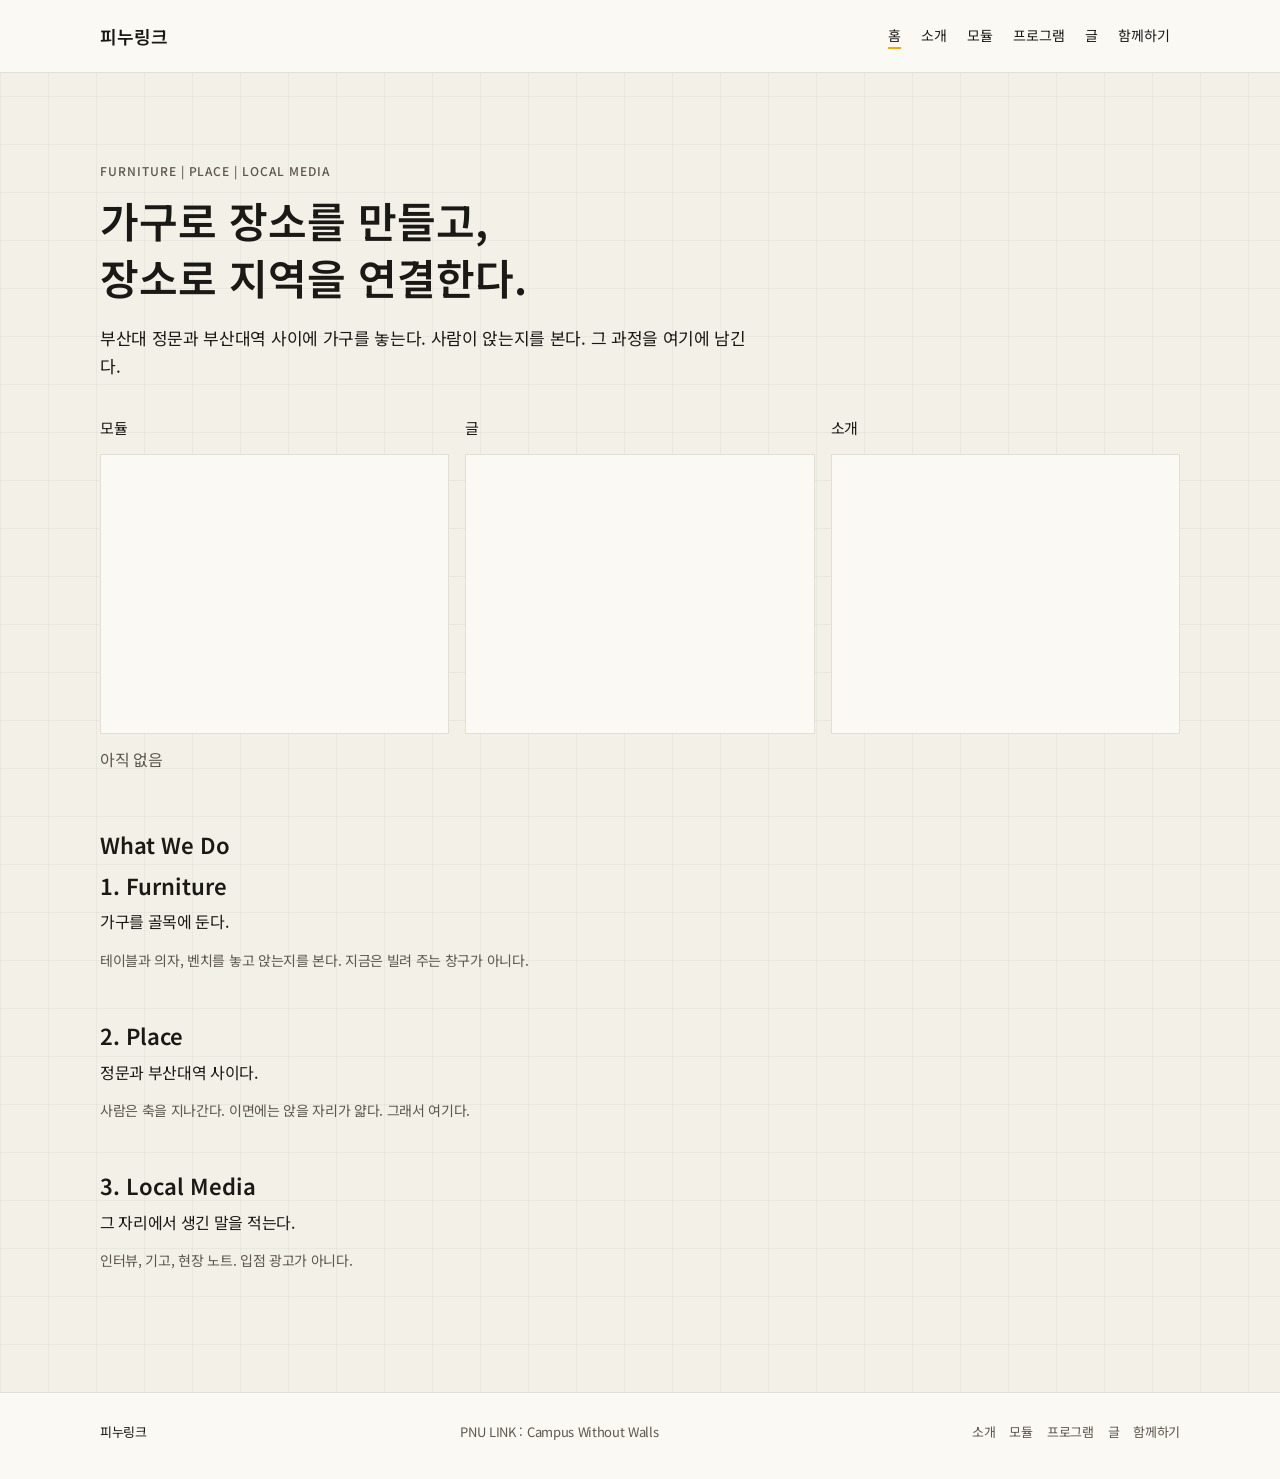
<file: index.html>
<!DOCTYPE html>
<html lang="ko">
<head>
  <meta charset="utf-8">
  <meta name="viewport" content="width=device-width, initial-scale=1">
  <title>피누링크</title>
  <meta name="description" content="부산대 정문과 부산대역 사이에 스트리트 퍼니처를 놓고, 사람이 앉는지를 기록한다.">
  <meta property="og:title" content="피누링크">
  <meta property="og:description" content="부산대 정문과 부산대역 사이에 스트리트 퍼니처를 놓고, 사람이 앉는지를 기록한다.">
  <meta property="og:image" content="og.png">
  <meta property="og:type" content="website">
  <link rel="icon" href="favicon.svg" type="image/svg+xml">
  <link rel="preconnect" href="https://fonts.googleapis.com">
  <link rel="preconnect" href="https://fonts.gstatic.com" crossorigin>
  <link href="https://fonts.googleapis.com/css2?family=Noto+Sans+KR:wght@400;500;600;700&display=swap" rel="stylesheet">
  <link rel="stylesheet" href="style.css">
</head>
<body>
  <header class="site-header">
    <div class="wrap">
      <a class="brand" href="index.html">피누링크</a>
      <nav class="nav" aria-label="주요">
        <a class="nav-rest" href="index.html" aria-current="page">홈</a>
        <a class="nav-rest" href="about.html">소개</a>
        <a class="nav-rest" href="modules.html">모듈</a>
        <a class="nav-rest" href="program.html">프로그램</a>
        <a href="journal.html">글</a>
        <a href="together.html">함께하기</a>
      </nav>
    </div>
  </header>

  <main class="page wrap">
    <section class="home-fold">
      <p class="kicker">Furniture | Place | Local Media</p>
      <h1>가구로 장소를 만들고,<br>장소로 지역을 연결한다.</h1>
      <p class="lead">부산대 정문과 부산대역 사이에 가구를 놓는다. 사람이 앉는지를 본다. 그 과정을 여기에 남긴다.</p>

      <ul class="doors">
        <li><a href="modules.html">모듈</a></li>
        <li><a href="journal.html">글</a></li>
        <li><a href="about.html">소개</a></li>
      </ul>

      <div class="steps" id="scenes">
        <div class="frame plain ungrid"></div>
        <div class="frame plain ungrid"></div>
        <div class="frame plain ungrid"></div>
      </div>
      <p class="empty" style="margin-top:12px">아직 없음</p>
    </section>

    <section class="block" id="what">
      <h2>What We Do</h2>
      <div class="do-list">
        <article class="do-item">
          <h2>1. Furniture</h2>
          <p>가구를 골목에 둔다.</p>
          <p class="note">테이블과 의자, 벤치를 놓고 앉는지를 본다. 지금은 빌려 주는 창구가 아니다.</p>
        </article>
        <article class="do-item">
          <h2>2. Place</h2>
          <p>정문과 부산대역 사이다.</p>
          <p class="note">사람은 축을 지나간다. 이면에는 앉을 자리가 얇다. 그래서 여기다.</p>
        </article>
        <article class="do-item">
          <h2>3. Local Media</h2>
          <p>그 자리에서 생긴 말을 적는다.</p>
          <p class="note">인터뷰, 기고, 현장 노트. 입점 광고가 아니다.</p>
        </article>
      </div>
    </section>
  </main>

  <footer class="site-footer">
    <div class="wrap footer-grid">
      <div class="footer-name">피누링크</div>
      <div>PNU LINK : Campus Without Walls</div>
      <nav class="footer-nav" aria-label="바닥">
        <a href="about.html">소개</a>
        <a href="modules.html">모듈</a>
        <a href="program.html">프로그램</a>
        <a href="journal.html">글</a>
        <a href="together.html">함께하기</a>
      </nav>
    </div>
  </footer>
</body>
</html>
</file>
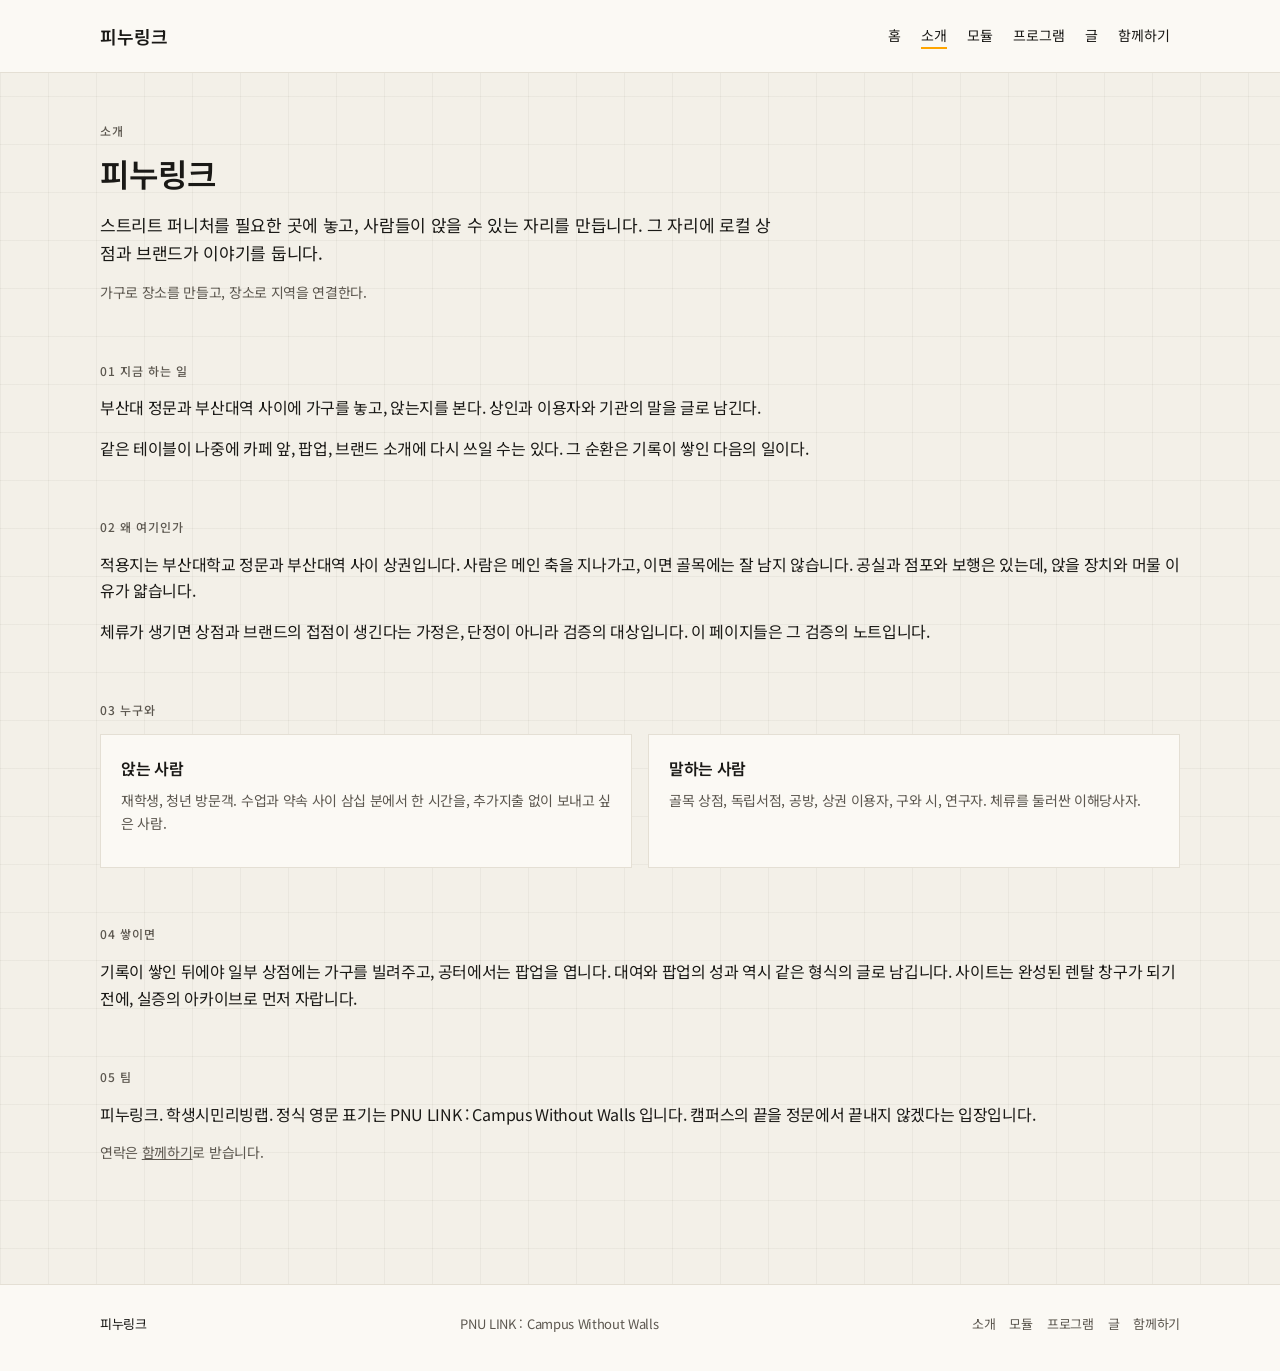
<file: about.html>
<!DOCTYPE html>
<html lang="ko">
<head>
  <meta charset="utf-8">
  <meta name="viewport" content="width=device-width, initial-scale=1">
  <meta name="description" content="부산대 정문과 부산대역 사이에 가구를 놓고 앉는지를 보는 팀.">
  <meta property="og:title" content="소개 — 피누링크">
  <meta property="og:description" content="부산대 정문과 부산대역 사이에 가구를 놓고 앉는지를 보는 팀.">
  <meta property="og:image" content="og.png">
  <link rel="icon" href="favicon.svg" type="image/svg+xml">
  <title>소개 — 피누링크</title>
  <link rel="preconnect" href="https://fonts.googleapis.com">
  <link rel="preconnect" href="https://fonts.gstatic.com" crossorigin>
  <link href="https://fonts.googleapis.com/css2?family=Noto+Sans+KR:wght@400;500;600;700&display=swap" rel="stylesheet">
  <link rel="stylesheet" href="style.css">
</head>
<body>
  <header class="site-header">
    <div class="wrap">
      <a class="brand" href="index.html">피누링크</a>
      <nav class="nav" aria-label="주요">
        <a class="nav-rest" href="index.html">홈</a>
        <a class="nav-rest" href="about.html" aria-current="page">소개</a>
        <a class="nav-rest" href="modules.html">모듈</a>
        <a class="nav-rest" href="program.html">프로그램</a>
        <a href="journal.html">글</a>
        <a href="together.html">함께하기</a>
      </nav>
    </div>
  </header>

  <main class="page wrap">
    <p class="kicker">소개</p>
    <h1>피누링크</h1>
    <p class="lead">스트리트 퍼니처를 필요한 곳에 놓고, 사람들이 앉을 수 있는 자리를 만듭니다. 그 자리에 로컬 상점과 브랜드가 이야기를 둡니다.</p>
    <p class="note">가구로 장소를 만들고, 장소로 지역을 연결한다.</p>

    <section class="block">
      <p class="block-label">01 지금 하는 일</p>
      <p>부산대 정문과 부산대역 사이에 가구를 놓고, 앉는지를 본다. 상인과 이용자와 기관의 말을 글로 남긴다.</p>
      <p>같은 테이블이 나중에 카페 앞, 팝업, 브랜드 소개에 다시 쓰일 수는 있다. 그 순환은 기록이 쌓인 다음의 일이다.</p>
    </section>

    <section class="block">
      <p class="block-label">02 왜 여기인가</p>
      <p>적용지는 부산대학교 정문과 부산대역 사이 상권입니다. 사람은 메인 축을 지나가고, 이면 골목에는 잘 남지 않습니다. 공실과 점포와 보행은 있는데, 앉을 장치와 머물 이유가 얇습니다.</p>
      <p>체류가 생기면 상점과 브랜드의 접점이 생긴다는 가정은, 단정이 아니라 검증의 대상입니다. 이 페이지들은 그 검증의 노트입니다.</p>
    </section>

    <section class="block">
      <p class="block-label">03 누구와</p>
      <div class="grid-2">
        <div class="card">
          <h3>앉는 사람</h3>
          <p class="note">재학생, 청년 방문객. 수업과 약속 사이 삼십 분에서 한 시간을, 추가지출 없이 보내고 싶은 사람.</p>
        </div>
        <div class="card">
          <h3>말하는 사람</h3>
          <p class="note">골목 상점, 독립서점, 공방, 상권 이용자, 구와 시, 연구자. 체류를 둘러싼 이해당사자.</p>
        </div>
      </div>
    </section>

    <section class="block">
      <p class="block-label">04 쌓이면</p>
      <p>기록이 쌓인 뒤에야 일부 상점에는 가구를 빌려주고, 공터에서는 팝업을 엽니다. 대여와 팝업의 성과 역시 같은 형식의 글로 남깁니다. 사이트는 완성된 렌탈 창구가 되기 전에, 실증의 아카이브로 먼저 자랍니다.</p>
    </section>

    <section class="block">
      <p class="block-label">05 팀</p>
      <p>피누링크. 학생시민리빙랩. 정식 영문 표기는 PNU LINK : Campus Without Walls 입니다. 캠퍼스의 끝을 정문에서 끝내지 않겠다는 입장입니다.</p>
      <p class="note">연락은 <a href="together.html">함께하기</a>로 받습니다.</p>
    </section>
  </main>

  <footer class="site-footer">
    <div class="wrap footer-grid">
      <div class="footer-name">피누링크</div>
      <div>PNU LINK : Campus Without Walls</div>
      <nav class="footer-nav" aria-label="바닥">
        <a href="about.html">소개</a>
        <a href="modules.html">모듈</a>
        <a href="program.html">프로그램</a>
        <a href="journal.html">글</a>
        <a href="together.html">함께하기</a>
      </nav>
    </div>
  </footer>
</body>
</html>
</file>
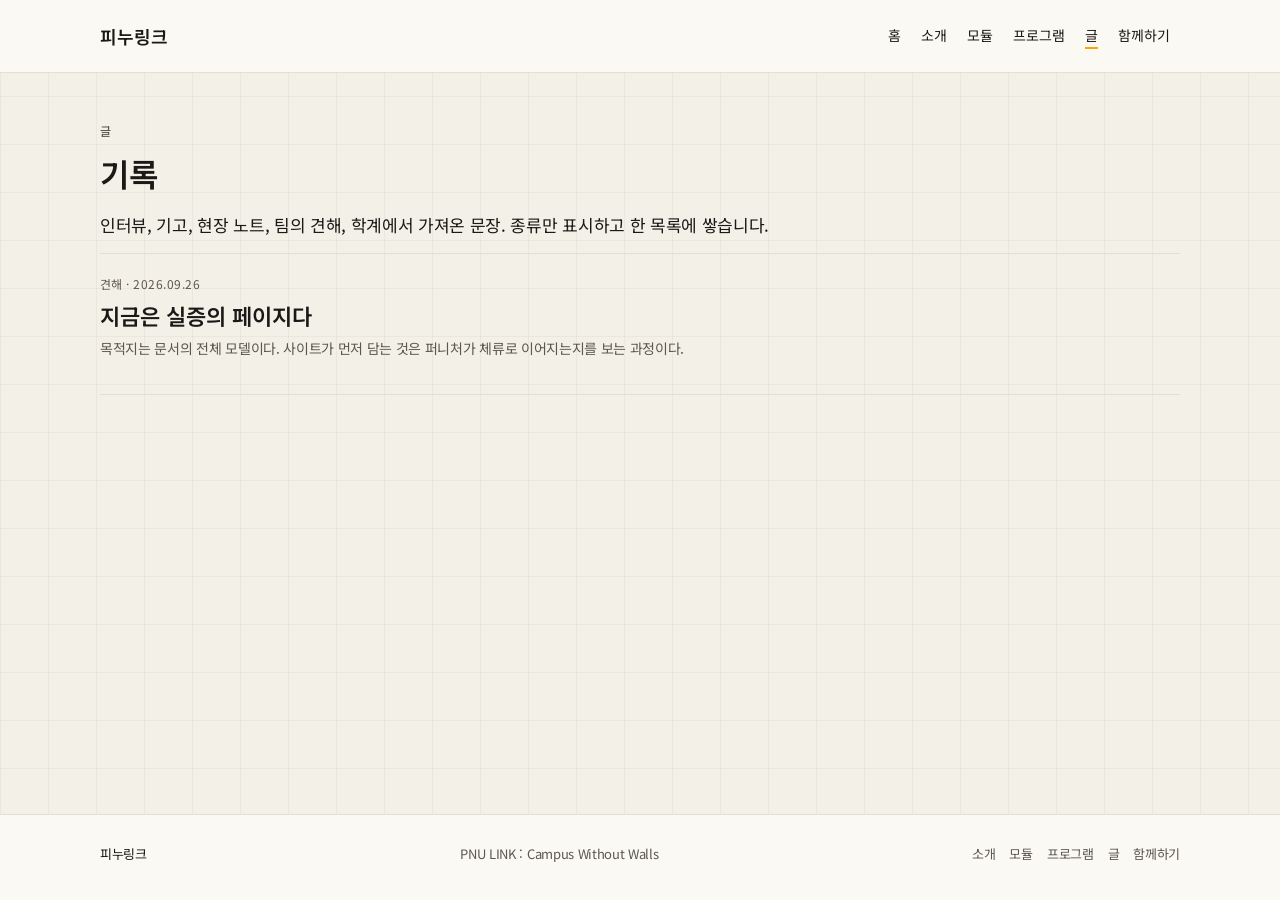
<file: journal.html>
<!DOCTYPE html>
<html lang="ko">
<head>
  <meta charset="utf-8">
  <meta name="viewport" content="width=device-width, initial-scale=1">
  <meta name="description" content="인터뷰, 기고, 현장 노트, 견해.">
  <meta property="og:title" content="글 — 피누링크">
  <meta property="og:description" content="인터뷰, 기고, 현장 노트, 견해.">
  <meta property="og:image" content="og.png">
  <link rel="icon" href="favicon.svg" type="image/svg+xml">
  <title>글 — 피누링크</title>
  <link rel="preconnect" href="https://fonts.googleapis.com">
  <link rel="preconnect" href="https://fonts.gstatic.com" crossorigin>
  <link href="https://fonts.googleapis.com/css2?family=Noto+Sans+KR:wght@400;500;600;700&display=swap" rel="stylesheet">
  <link rel="stylesheet" href="style.css">
</head>
<body>
  <header class="site-header">
    <div class="wrap">
      <a class="brand" href="index.html">피누링크</a>
      <nav class="nav" aria-label="주요">
        <a class="nav-rest" href="index.html">홈</a>
        <a class="nav-rest" href="about.html">소개</a>
        <a class="nav-rest" href="modules.html">모듈</a>
        <a class="nav-rest" href="program.html">프로그램</a>
        <a href="journal.html" aria-current="page">글</a>
        <a href="together.html">함께하기</a>
      </nav>
    </div>
  </header>

  <main class="page wrap">
    <p class="kicker">글</p>
    <h1>기록</h1>
    <p class="lead">인터뷰, 기고, 현장 노트, 팀의 견해, 학계에서 가져온 문장. 종류만 표시하고 한 목록에 쌓습니다.</p>

    <ul class="list">
      <li>
        <p class="meta">견해 · 2026.09.26</p>
        <h2><a href="journal/2026-09-26-지금은-실증의-페이지다.html">지금은 실증의 페이지다</a></h2>
        <p class="note">목적지는 문서의 전체 모델이다. 사이트가 먼저 담는 것은 퍼니처가 체류로 이어지는지를 보는 과정이다.</p>
      </li>
    </ul>
  </main>

  <footer class="site-footer">
    <div class="wrap footer-grid">
      <div class="footer-name">피누링크</div>
      <div>PNU LINK : Campus Without Walls</div>
      <nav class="footer-nav" aria-label="바닥">
        <a href="about.html">소개</a>
        <a href="modules.html">모듈</a>
        <a href="program.html">프로그램</a>
        <a href="journal.html">글</a>
        <a href="together.html">함께하기</a>
      </nav>
    </div>
  </footer>
</body>
</html>
</file>
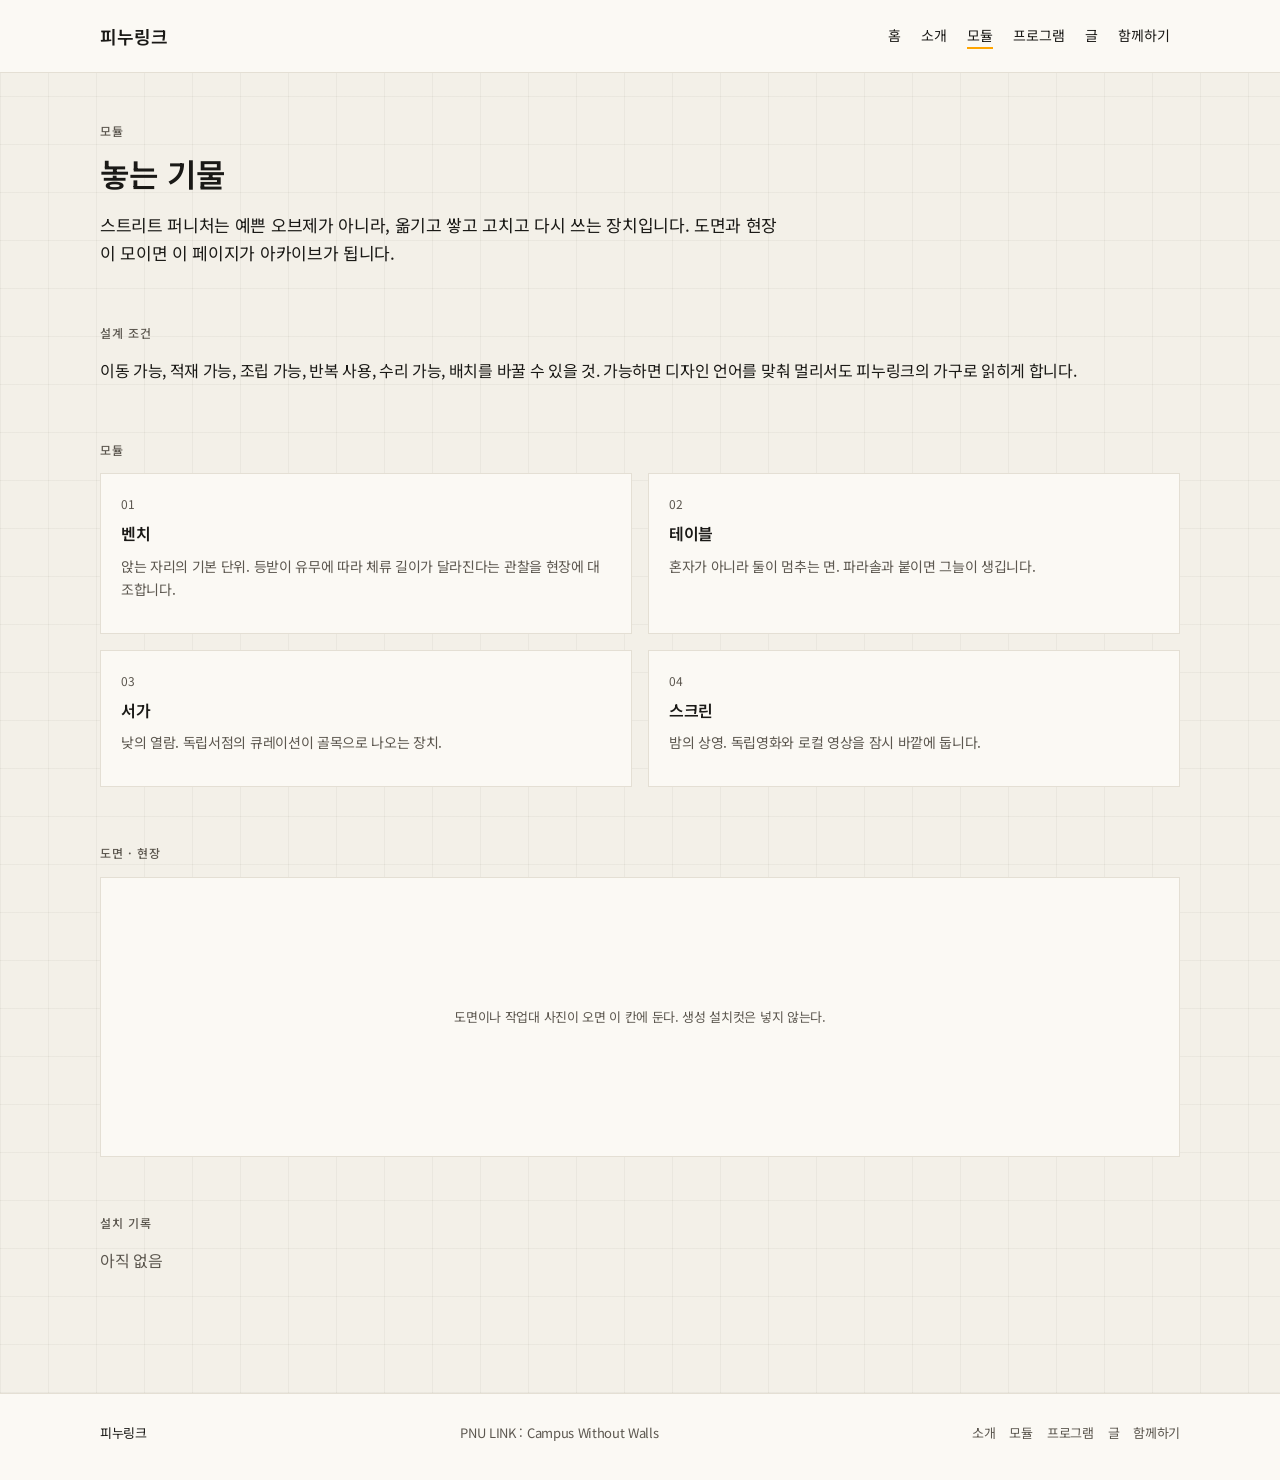
<file: modules.html>
<!DOCTYPE html>
<html lang="ko">
<head>
  <meta charset="utf-8">
  <meta name="viewport" content="width=device-width, initial-scale=1">
  <meta name="description" content="벤치, 테이블, 서가, 스크린. 도면과 설치 기록을 쌓는 페이지.">
  <meta property="og:title" content="모듈 — 피누링크">
  <meta property="og:description" content="벤치, 테이블, 서가, 스크린. 도면과 설치 기록을 쌓는 페이지.">
  <meta property="og:image" content="og.png">
  <link rel="icon" href="favicon.svg" type="image/svg+xml">
  <title>모듈 — 피누링크</title>
  <link rel="preconnect" href="https://fonts.googleapis.com">
  <link rel="preconnect" href="https://fonts.gstatic.com" crossorigin>
  <link href="https://fonts.googleapis.com/css2?family=Noto+Sans+KR:wght@400;500;600;700&display=swap" rel="stylesheet">
  <link rel="stylesheet" href="style.css">
</head>
<body>
  <header class="site-header">
    <div class="wrap">
      <a class="brand" href="index.html">피누링크</a>
      <nav class="nav" aria-label="주요">
        <a class="nav-rest" href="index.html">홈</a>
        <a class="nav-rest" href="about.html">소개</a>
        <a class="nav-rest" href="modules.html" aria-current="page">모듈</a>
        <a class="nav-rest" href="program.html">프로그램</a>
        <a href="journal.html">글</a>
        <a href="together.html">함께하기</a>
      </nav>
    </div>
  </header>

  <main class="page wrap">
    <p class="kicker">모듈</p>
    <h1>놓는 기물</h1>
    <p class="lead">스트리트 퍼니처는 예쁜 오브제가 아니라, 옮기고 쌓고 고치고 다시 쓰는 장치입니다. 도면과 현장이 모이면 이 페이지가 아카이브가 됩니다.</p>

    <section class="block">
      <p class="block-label">설계 조건</p>
      <p>이동 가능, 적재 가능, 조립 가능, 반복 사용, 수리 가능, 배치를 바꿀 수 있을 것. 가능하면 디자인 언어를 맞춰 멀리서도 피누링크의 가구로 읽히게 합니다.</p>
    </section>

    <section class="block">
      <p class="block-label">모듈</p>
      <div class="grid-2">
        <div class="card" id="bench">
          <p class="meta">01</p>
          <h3>벤치</h3>
          <p class="note">앉는 자리의 기본 단위. 등받이 유무에 따라 체류 길이가 달라진다는 관찰을 현장에 대조합니다.</p>
        </div>
        <div class="card" id="table">
          <p class="meta">02</p>
          <h3>테이블</h3>
          <p class="note">혼자가 아니라 둘이 멈추는 면. 파라솔과 붙이면 그늘이 생깁니다.</p>
        </div>
        <div class="card" id="shelf">
          <p class="meta">03</p>
          <h3>서가</h3>
          <p class="note">낮의 열람. 독립서점의 큐레이션이 골목으로 나오는 장치.</p>
        </div>
        <div class="card" id="screen">
          <p class="meta">04</p>
          <h3>스크린</h3>
          <p class="note">밤의 상영. 독립영화와 로컬 영상을 잠시 바깥에 둡니다.</p>
        </div>
      </div>
    </section>

    <section class="block">
      <p class="block-label">도면 · 현장</p>
      <div class="frame plain">도면이나 작업대 사진이 오면 이 칸에 둔다. 생성 설치컷은 넣지 않는다.</div>
    </section>

    <section class="block">
      <p class="block-label">설치 기록</p>
      <p class="empty">아직 없음</p>
    </section>
  </main>

  <footer class="site-footer">
    <div class="wrap footer-grid">
      <div class="footer-name">피누링크</div>
      <div>PNU LINK : Campus Without Walls</div>
      <nav class="footer-nav" aria-label="바닥">
        <a href="about.html">소개</a>
        <a href="modules.html">모듈</a>
        <a href="program.html">프로그램</a>
        <a href="journal.html">글</a>
        <a href="together.html">함께하기</a>
      </nav>
    </div>
  </footer>
</body>
</html>
</file>
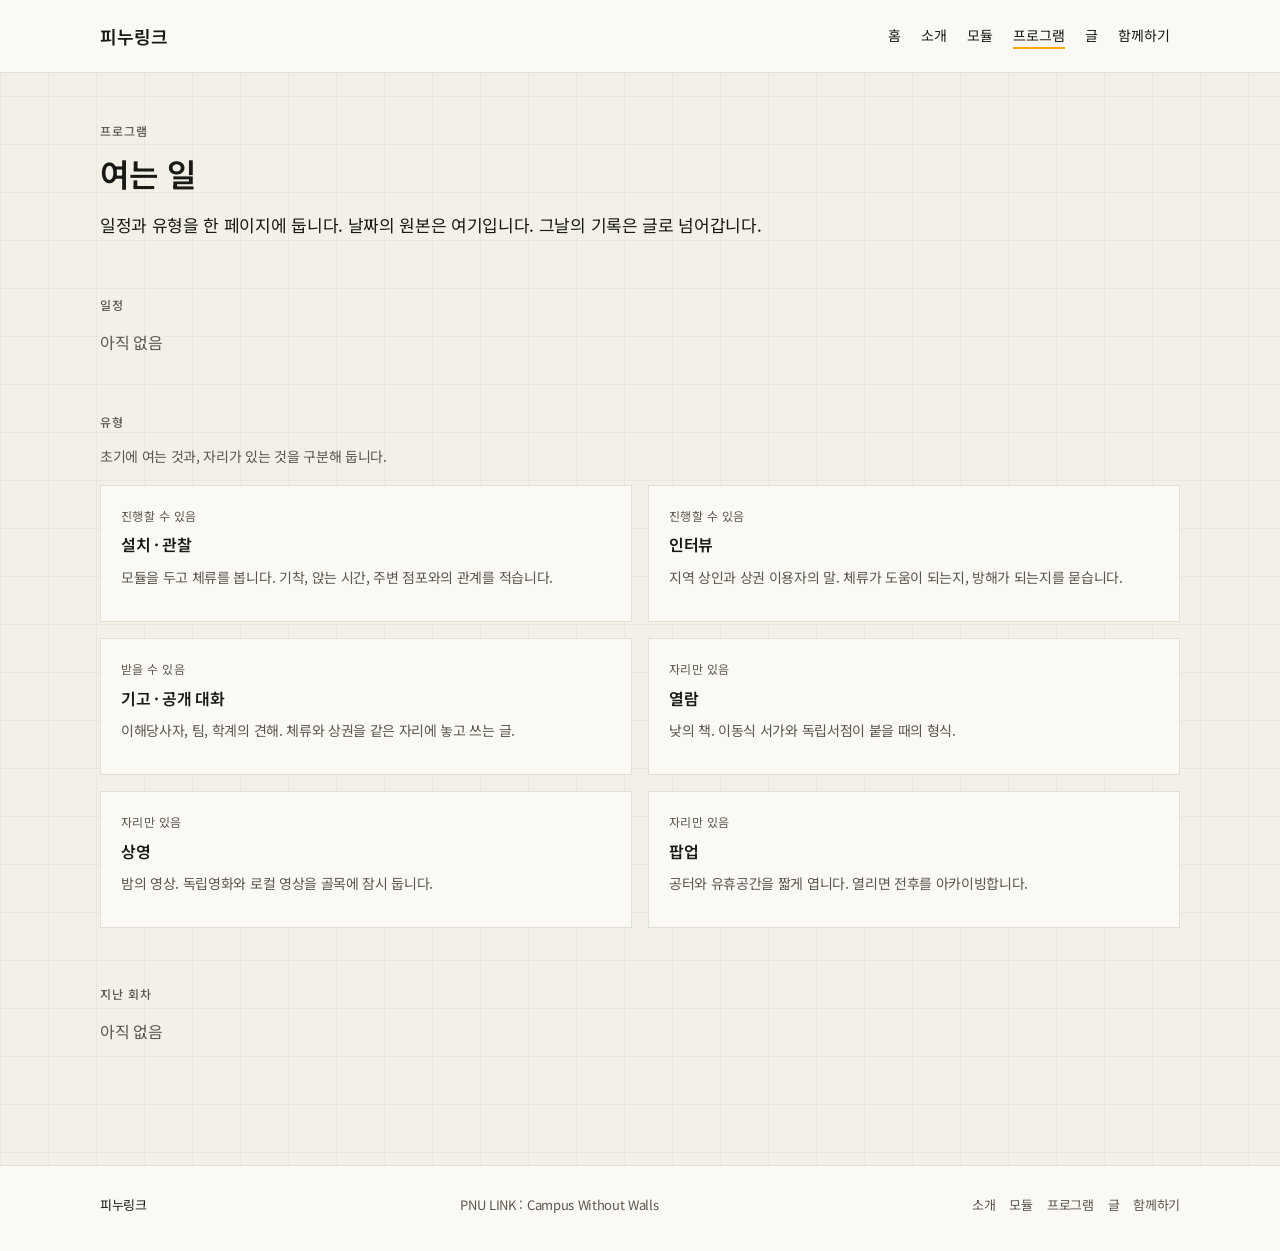
<file: program.html>
<!DOCTYPE html>
<html lang="ko">
<head>
  <meta charset="utf-8">
  <meta name="viewport" content="width=device-width, initial-scale=1">
  <meta name="description" content="설치와 관찰, 인터뷰의 일정.">
  <meta property="og:title" content="프로그램 — 피누링크">
  <meta property="og:description" content="설치와 관찰, 인터뷰의 일정.">
  <meta property="og:image" content="og.png">
  <link rel="icon" href="favicon.svg" type="image/svg+xml">
  <title>프로그램 — 피누링크</title>
  <link rel="preconnect" href="https://fonts.googleapis.com">
  <link rel="preconnect" href="https://fonts.gstatic.com" crossorigin>
  <link href="https://fonts.googleapis.com/css2?family=Noto+Sans+KR:wght@400;500;600;700&display=swap" rel="stylesheet">
  <link rel="stylesheet" href="style.css">
</head>
<body>
  <header class="site-header">
    <div class="wrap">
      <a class="brand" href="index.html">피누링크</a>
      <nav class="nav" aria-label="주요">
        <a class="nav-rest" href="index.html">홈</a>
        <a class="nav-rest" href="about.html">소개</a>
        <a class="nav-rest" href="modules.html">모듈</a>
        <a class="nav-rest" href="program.html" aria-current="page">프로그램</a>
        <a href="journal.html">글</a>
        <a href="together.html">함께하기</a>
      </nav>
    </div>
  </header>

  <main class="page wrap">
    <p class="kicker">프로그램</p>
    <h1>여는 일</h1>
    <p class="lead">일정과 유형을 한 페이지에 둡니다. 날짜의 원본은 여기입니다. 그날의 기록은 글로 넘어갑니다.</p>

    <section class="block" id="schedule">
      <p class="block-label">일정</p>
      <p class="empty">아직 없음</p>
    </section>

    <section class="block" id="types">
      <p class="block-label">유형</p>
      <p class="note" style="margin-bottom:16px">초기에 여는 것과, 자리가 있는 것을 구분해 둡니다.</p>
      <div class="grid-2">
        <div class="card">
          <p class="meta">진행할 수 있음</p>
          <h3>설치 · 관찰</h3>
          <p class="note">모듈을 두고 체류를 봅니다. 기착, 앉는 시간, 주변 점포와의 관계를 적습니다.</p>
        </div>
        <div class="card">
          <p class="meta">진행할 수 있음</p>
          <h3>인터뷰</h3>
          <p class="note">지역 상인과 상권 이용자의 말. 체류가 도움이 되는지, 방해가 되는지를 묻습니다.</p>
        </div>
        <div class="card">
          <p class="meta">받을 수 있음</p>
          <h3>기고 · 공개 대화</h3>
          <p class="note">이해당사자, 팀, 학계의 견해. 체류와 상권을 같은 자리에 놓고 쓰는 글.</p>
        </div>
        <div class="card">
          <p class="meta">자리만 있음</p>
          <h3>열람</h3>
          <p class="note">낮의 책. 이동식 서가와 독립서점이 붙을 때의 형식.</p>
        </div>
        <div class="card">
          <p class="meta">자리만 있음</p>
          <h3>상영</h3>
          <p class="note">밤의 영상. 독립영화와 로컬 영상을 골목에 잠시 둡니다.</p>
        </div>
        <div class="card">
          <p class="meta">자리만 있음</p>
          <h3>팝업</h3>
          <p class="note">공터와 유휴공간을 짧게 엽니다. 열리면 전후를 아카이빙합니다.</p>
        </div>
      </div>
    </section>

    <section class="block">
      <p class="block-label">지난 회차</p>
      <p class="empty">아직 없음</p>
    </section>
  </main>

  <footer class="site-footer">
    <div class="wrap footer-grid">
      <div class="footer-name">피누링크</div>
      <div>PNU LINK : Campus Without Walls</div>
      <nav class="footer-nav" aria-label="바닥">
        <a href="about.html">소개</a>
        <a href="modules.html">모듈</a>
        <a href="program.html">프로그램</a>
        <a href="journal.html">글</a>
        <a href="together.html">함께하기</a>
      </nav>
    </div>
  </footer>
</body>
</html>
</file>
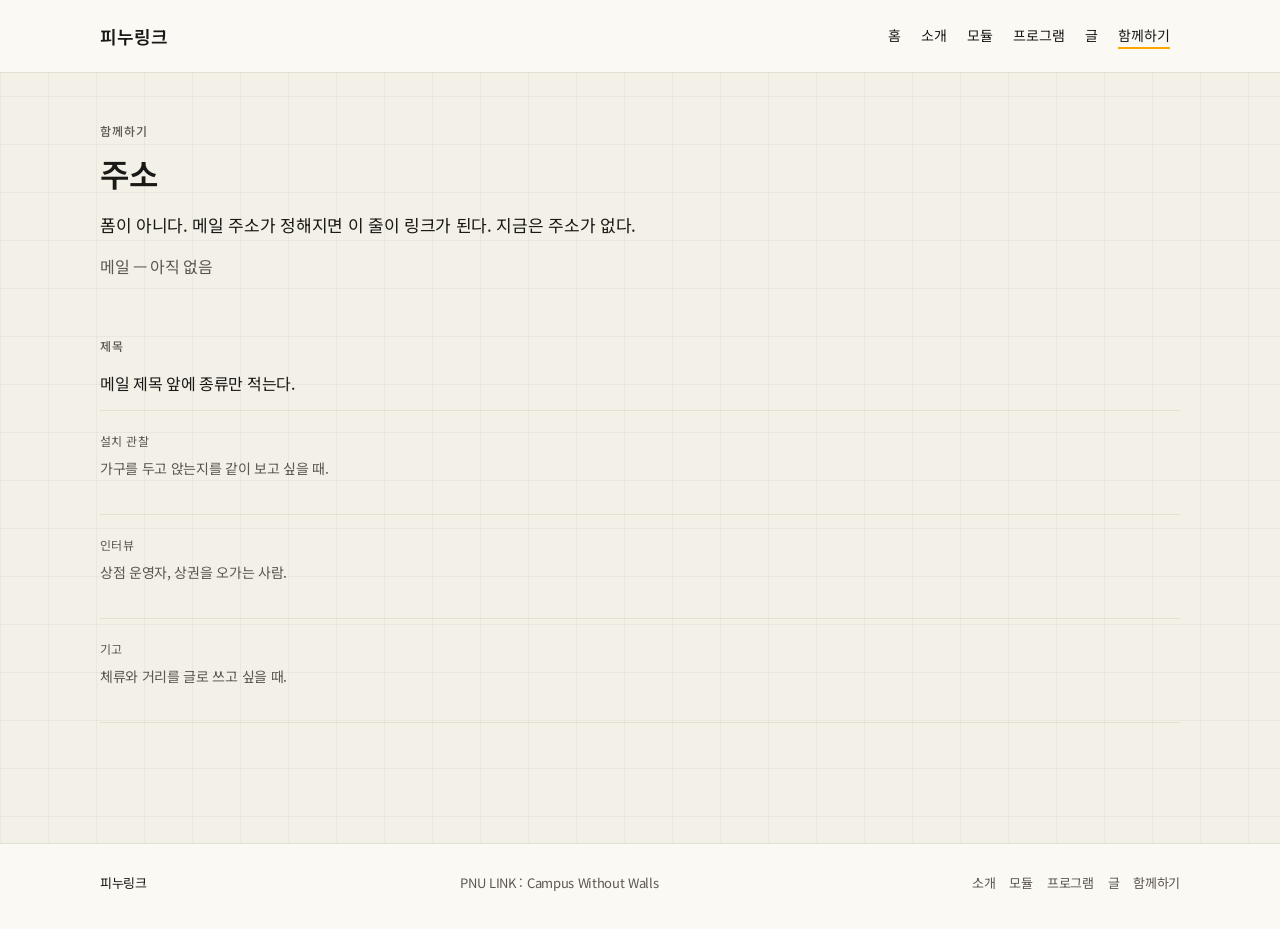
<file: together.html>
<!DOCTYPE html>
<html lang="ko">
<head>
  <meta charset="utf-8">
  <meta name="viewport" content="width=device-width, initial-scale=1">
  <title>함께하기 — 피누링크</title>
  <meta name="description" content="설치 관찰, 인터뷰, 기고 연락. 메일 제목에 종류를 적는다.">
  <meta property="og:title" content="함께하기 — 피누링크">
  <meta property="og:description" content="설치 관찰, 인터뷰, 기고 연락. 메일 제목에 종류를 적는다.">
  <meta property="og:image" content="og.png">
  <link rel="icon" href="favicon.svg" type="image/svg+xml">
  <link rel="preconnect" href="https://fonts.googleapis.com">
  <link rel="preconnect" href="https://fonts.gstatic.com" crossorigin>
  <link href="https://fonts.googleapis.com/css2?family=Noto+Sans+KR:wght@400;500;600;700&display=swap" rel="stylesheet">
  <link rel="stylesheet" href="style.css">
</head>
<body>
  <header class="site-header">
    <div class="wrap">
      <a class="brand" href="index.html">피누링크</a>
      <nav class="nav" aria-label="주요">
        <a class="nav-rest" href="index.html">홈</a>
        <a class="nav-rest" href="about.html">소개</a>
        <a class="nav-rest" href="modules.html">모듈</a>
        <a class="nav-rest" href="program.html">프로그램</a>
        <a href="journal.html">글</a>
        <a href="together.html" aria-current="page">함께하기</a>
      </nav>
    </div>
  </header>

  <main class="page wrap">
    <p class="kicker">함께하기</p>
    <h1>주소</h1>
    <p class="lead">폼이 아니다. 메일 주소가 정해지면 이 줄이 링크가 된다. 지금은 주소가 없다.</p>
    <p class="empty">메일 — 아직 없음</p>

    <section class="block">
      <p class="block-label">제목</p>
      <p>메일 제목 앞에 종류만 적는다.</p>
      <ul class="list">
        <li>
          <p class="meta">설치 관찰</p>
          <p class="note">가구를 두고 앉는지를 같이 보고 싶을 때.</p>
        </li>
        <li>
          <p class="meta">인터뷰</p>
          <p class="note">상점 운영자, 상권을 오가는 사람.</p>
        </li>
        <li>
          <p class="meta">기고</p>
          <p class="note">체류와 거리를 글로 쓰고 싶을 때.</p>
        </li>
      </ul>
    </section>
  </main>

  <footer class="site-footer">
    <div class="wrap footer-grid">
      <div class="footer-name">피누링크</div>
      <div>PNU LINK : Campus Without Walls</div>
      <nav class="footer-nav" aria-label="바닥">
        <a href="about.html">소개</a>
        <a href="modules.html">모듈</a>
        <a href="program.html">프로그램</a>
        <a href="journal.html">글</a>
        <a href="together.html">함께하기</a>
      </nav>
    </div>
  </footer>
</body>
</html>
</file>
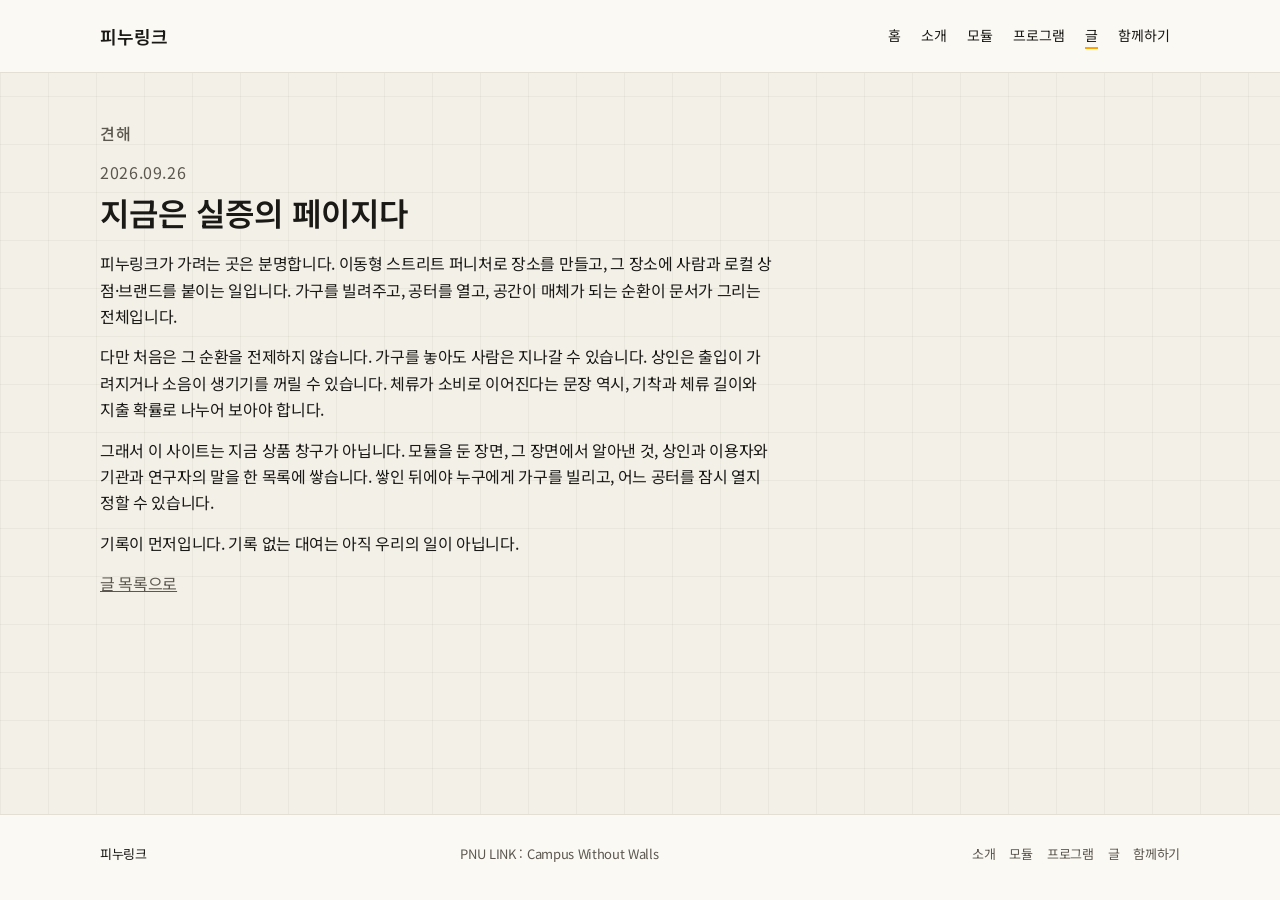
<file: journal/2026-09-26-지금은-실증의-페이지다.html>
<!DOCTYPE html>
<html lang="ko">
<head>
  <meta charset="utf-8">
  <meta name="viewport" content="width=device-width, initial-scale=1">
  <meta name="description" content="기록 없는 대여는 아직 일이 아니다.">
  <meta property="og:title" content="지금은 실증의 페이지다 — 피누링크">
  <meta property="og:description" content="기록 없는 대여는 아직 일이 아니다.">
  <meta property="og:image" content="../og.png">
  <link rel="icon" href="../favicon.svg" type="image/svg+xml">
  <title>지금은 실증의 페이지다 — 피누링크</title>
  <link rel="preconnect" href="https://fonts.googleapis.com">
  <link rel="preconnect" href="https://fonts.gstatic.com" crossorigin>
  <link href="https://fonts.googleapis.com/css2?family=Noto+Sans+KR:wght@400;500;600;700&display=swap" rel="stylesheet">
  <link rel="stylesheet" href="../style.css">
</head>
<body>
  <header class="site-header">
    <div class="wrap">
      <a class="brand" href="../index.html">피누링크</a>
      <nav class="nav" aria-label="주요">
        <a class="nav-rest" href="../index.html">홈</a>
        <a class="nav-rest" href="../about.html">소개</a>
        <a class="nav-rest" href="../modules.html">모듈</a>
        <a class="nav-rest" href="../program.html">프로그램</a>
        <a href="../journal.html" aria-current="page">글</a>
        <a href="../together.html">함께하기</a>
      </nav>
    </div>
  </header>

  <main class="page wrap">
    <article class="article">
      <p class="kicker">견해</p>
      <p class="meta">2026.09.26</p>
      <h1>지금은 실증의 페이지다</h1>
      <p>피누링크가 가려는 곳은 분명합니다. 이동형 스트리트 퍼니처로 장소를 만들고, 그 장소에 사람과 로컬 상점·브랜드를 붙이는 일입니다. 가구를 빌려주고, 공터를 열고, 공간이 매체가 되는 순환이 문서가 그리는 전체입니다.</p>
      <p>다만 처음은 그 순환을 전제하지 않습니다. 가구를 놓아도 사람은 지나갈 수 있습니다. 상인은 출입이 가려지거나 소음이 생기기를 꺼릴 수 있습니다. 체류가 소비로 이어진다는 문장 역시, 기착과 체류 길이와 지출 확률로 나누어 보아야 합니다.</p>
      <p>그래서 이 사이트는 지금 상품 창구가 아닙니다. 모듈을 둔 장면, 그 장면에서 알아낸 것, 상인과 이용자와 기관과 연구자의 말을 한 목록에 쌓습니다. 쌓인 뒤에야 누구에게 가구를 빌리고, 어느 공터를 잠시 열지 정할 수 있습니다.</p>
      <p>기록이 먼저입니다. 기록 없는 대여는 아직 우리의 일이 아닙니다.</p>
      <p class="note"><a href="../journal.html">글 목록으로</a></p>
    </article>
  </main>

  <footer class="site-footer">
    <div class="wrap footer-grid">
      <div class="footer-name">피누링크</div>
      <div>PNU LINK : Campus Without Walls</div>
      <nav class="footer-nav" aria-label="바닥">
        <a href="../about.html">소개</a>
        <a href="../modules.html">모듈</a>
        <a href="../program.html">프로그램</a>
        <a href="../journal.html">글</a>
        <a href="../together.html">함께하기</a>
      </nav>
    </div>
  </footer>
</body>
</html>
</file>
<file: style.css>
:root {
  --ink: #1a1916;
  --muted: #5c574f;
  --line: #e4dfd4;
  --line-strong: #cfc8b8;
  --paper: #f3f0e8;
  --panel: #fbf9f4;
  --white: #fbf9f4;
  --accent: #ffa500;
  --max: 1080px;
  --header-h: 72px;
  --sans: "Noto Sans KR", "Apple SD Gothic Neo", "Malgun Gothic", sans-serif;
}

* { box-sizing: border-box; }

html {
  font-size: 16px;
  scroll-behavior: smooth;
  height: 100%;
}

body {
  margin: 0;
  min-height: 100vh;
  min-height: 100dvh;
  display: flex;
  flex-direction: column;
  background-color: var(--paper);
  background-image:
    linear-gradient(to right, rgba(26, 25, 22, 0.045) 1px, transparent 1px),
    linear-gradient(to bottom, rgba(26, 25, 22, 0.045) 1px, transparent 1px);
  background-size: 48px 48px;
  color: var(--ink);
  font-family: var(--sans);
  line-height: 1.65;
  letter-spacing: -0.02em;
  -webkit-font-smoothing: antialiased;
}

a { color: inherit; }
img { max-width: 100%; display: block; }

.wrap {
  width: min(var(--max), calc(100% - 48px));
  margin: 0 auto;
}

/* Header: white bar, name left, nav right, center empty */
.site-header {
  background: var(--panel);
  border-bottom: 1px solid var(--line);
  position: sticky;
  top: 0;
  z-index: 50;
  flex-shrink: 0;
}

.site-header .wrap {
  display: flex;
  align-items: center;
  justify-content: space-between;
  min-height: var(--header-h);
  gap: 24px;
}

.brand {
  flex: 0 0 auto;
  text-decoration: none;
  font-family: var(--sans);
  font-size: 18px;
  font-weight: 600;
  letter-spacing: 0;
  line-height: 1;
  white-space: nowrap;
}

.nav {
  flex: 0 0 auto;
  display: flex;
  align-items: center;
  justify-content: flex-end;
  gap: 0;
  font-family: var(--sans);
  font-size: 14px;
  letter-spacing: 0;
}

.nav a {
  text-decoration: none;
  padding: 8px 10px;
  color: var(--ink);
  white-space: nowrap;
}

.nav a[aria-current="page"] {
  text-decoration: underline;
  text-decoration-color: var(--accent);
  text-underline-offset: 6px;
  text-decoration-thickness: 2px;
}

.site-footer {
  background: var(--panel);
  border-top: 1px solid var(--line);
  margin-top: auto;
  padding: 28px 0 36px;
  font-size: 13px;
  color: var(--muted);
  flex-shrink: 0;
}

.footer-grid {
  display: flex;
  flex-wrap: wrap;
  align-items: baseline;
  justify-content: space-between;
  gap: 12px 24px;
}

.footer-name {
  color: var(--ink);
  font-family: var(--sans);
}

.footer-nav {
  display: flex;
  flex-wrap: wrap;
  gap: 8px 14px;
}

.footer-nav a { text-decoration: none; }

/* Page */
.page {
  padding: 48px 0 64px;
  flex: 1 0 auto;
}

.kicker {
  font-family: var(--sans);
  font-size: 12px;
  font-weight: 500;
  color: var(--muted);
  letter-spacing: 0.08em;
  text-transform: uppercase;
  line-height: 1.6;
  margin: 0 0 12px;
}

h1 {
  font-family: var(--sans);
  font-size: 32px;
  line-height: 1.35;
  font-weight: 600;
  letter-spacing: 0;
  margin: 0 0 16px;
}

h2 {
  font-family: var(--sans);
  font-size: 22px;
  line-height: 1.4;
  font-weight: 600;
  margin: 0 0 10px;
  letter-spacing: 0;
}

h3 {
  font-size: 16px;
  margin: 0 0 8px;
  font-weight: 600;
}

p { margin: 0 0 14px; }

.lead {
  font-size: 17px;
  max-width: 40em;
}

.note { color: var(--muted); font-size: 14px; }

.block { margin: 56px 0; }

.block-label {
  font-family: var(--sans);
  font-size: 12px;
  font-weight: 500;
  color: var(--muted);
  letter-spacing: 0.08em;
  text-transform: uppercase;
  margin: 0 0 14px;
}

.grid-2, .grid-3 {
  display: grid;
  gap: 16px;
}

.grid-2 { grid-template-columns: 1fr 1fr; }
.grid-3 { grid-template-columns: 1fr 1fr 1fr; }

.card {
  background: var(--panel);
  border: 1px solid var(--line);
  padding: 20px 20px 18px;
}

a.card { text-decoration: none; display: block; }
a.card:hover { border-color: var(--accent); }

.list { list-style: none; padding: 0; margin: 0; }
.list li {
  border-top: 1px solid var(--line);
  padding: 20px 0;
}
.list li:last-child { border-bottom: 1px solid var(--line); }
.list h2 { margin-bottom: 6px; }
.list h2 a { text-decoration: none; }
.list h2 a:hover { text-decoration: underline; text-underline-offset: 4px; }

.meta {
  font-size: 12px;
  color: var(--muted);
  letter-spacing: 0.04em;
  margin: 0 0 6px;
}

.frame {
  background: var(--panel);
  border: 1px solid var(--line);
  min-height: 280px;
  display: flex;
  align-items: center;
  justify-content: center;
  text-align: center;
  color: var(--muted);
  font-size: 13px;
  padding: 24px;
  position: relative;
}

.frame.hero { min-height: 360px; }

.frame::before,
.frame::after {
  content: "";
  position: absolute;
  width: 8px;
  height: 8px;
  border: 2px solid var(--accent);
}
.frame::before { top: -1px; left: -1px; border-right: 0; border-bottom: 0; }
.frame::after { bottom: -1px; right: -1px; border-left: 0; border-top: 0; }

.frame.plain::before,
.frame.plain::after { content: none; }

.empty {
  color: var(--muted);
  margin: 0;
}

.ungrid {
  background: var(--panel);
  padding: 0;
}

.photo-slot {
  background: var(--panel);
  background-image: none;
}

.quick {
  display: grid;
  grid-template-columns: 1fr 1fr 1fr;
  background: var(--panel);
  border: 1px solid var(--line);
}

.quick > div {
  padding: 20px;
  border-right: 1px solid var(--line);
}

.quick > div:last-child { border-right: 0; }

.quick .lbl {
  display: block;
  font-family: var(--sans);
  font-size: 12px;
  color: var(--muted);
  letter-spacing: 0.08em;
  text-transform: uppercase;
  margin-bottom: 8px;
}

.quick p:last-child { margin-bottom: 0; }

.article {
  max-width: 42em;
}

.article p { font-size: 16px; }

.module {
  background: var(--panel);
  border: 1px solid var(--line);
  padding: 28px;
  margin: 16px 0 0;
}

.num {
  color: var(--accent);
  font-family: var(--sans);
  font-size: 12px;
}

.home-fold {
  padding: 40px 0 0;
}

.home-fold h1 {
  font-size: 42px;
  max-width: 14em;
  margin-bottom: 18px;
}

.home-fold .lead {
  max-width: 38em;
}

.doors {
  display: grid;
  grid-template-columns: 1fr 1fr 1fr;
  gap: 16px;
  margin: 36px 0 14px;
  padding: 0;
  list-style: none;
  font-size: 15px;
}

.doors a {
  text-decoration: none;
}

.doors a:hover {
  color: var(--accent);
}

.do-list {
  max-width: 40em;
}

.do-item {
  margin: 0 0 48px;
}

.do-item h2 {
  font-size: 22px;
  margin-bottom: 8px;
}

.hero-split {
  display: grid;
  grid-template-columns: 2fr 3fr;
  gap: 40px;
  align-items: start;
  margin: 28px 0 64px;
  min-height: 420px;
}

.hero-copy h1 {
  font-size: 36px;
  margin-bottom: 18px;
}

.hero-copy .lead {
  max-width: 28em;
  font-size: 15px;
}

.hero-captions {
  list-style: none;
  padding: 18px 0 0;
  margin: 24px 0 0;
  border-top: 1px solid var(--line);
}

.hero-captions li {
  display: grid;
  grid-template-columns: 72px 1fr;
  gap: 12px;
  padding: 8px 0;
  font-size: 14px;
}

.hero-captions .key {
  color: var(--accent);
  font-family: var(--sans);
  font-size: 11px;
  letter-spacing: 0.06em;
  padding-top: 4px;
}

.hero-scene .frame {
  min-height: 420px;
}

.hero-scene .meta {
  margin-top: 10px;
}

.hero-cta {
  display: flex;
  flex-wrap: wrap;
  gap: 8px 24px;
  margin: 22px 0 0;
  padding: 0;
  list-style: none;
  font-size: 14px;
}

.hero-cta a {
  text-decoration: underline;
  text-decoration-color: var(--accent);
  text-underline-offset: 4px;
  text-decoration-thickness: 1px;
}

.slogan {
  margin: -40px 0 56px;
  color: var(--muted);
  font-size: 14px;
}

.steps {
  display: grid;
  grid-template-columns: 1fr 1fr 1fr;
  gap: 16px;
}

.steps .frame {
  min-height: 280px;
  flex-direction: column;
  gap: 8px;
}

.steps .frame strong {
  color: var(--accent);
  font-weight: 500;
  font-size: 12px;
  letter-spacing: 0.08em;
}

.index-list {
  list-style: none;
  padding: 0;
  margin: 0;
  border-top: 1px solid var(--line);
}

.index-list li {
  border-bottom: 1px solid var(--line);
}

.index-list a {
  display: grid;
  grid-template-columns: 48px 1fr auto;
  gap: 16px;
  align-items: baseline;
  text-decoration: none;
  padding: 16px 0;
}

.index-list a:hover .idx-title {
  color: var(--accent);
}

.index-list .idx-title {
  font-family: var(--sans);
  font-size: 18px;
}

.index-list .idx-note {
  color: var(--muted);
  font-size: 13px;
}

.meta .date {
  color: var(--accent);
}

.tag {
  display: inline-block;
  font-size: 11px;
  letter-spacing: 0.08em;
  color: var(--muted);
  border: 1px solid var(--line-strong);
  padding: 2px 8px;
  margin-right: 6px;
}

@media (max-width: 800px) {
  .wrap { width: min(var(--max), calc(100% - 32px)); }
  .site-header .wrap {
    flex-wrap: wrap;
    min-height: 0;
    padding: 14px 0;
    gap: 10px;
  }
  .nav {
    width: auto;
    margin-left: auto;
    justify-content: flex-end;
    overflow: visible;
    padding-bottom: 0;
  }
  .nav a { padding: 6px 10px 6px 0; }
  .nav .nav-rest { display: none; }
  h1 { font-size: 24px; }
  .home-fold h1,
  .hero-copy h1 { font-size: 28px; }
  .hero-split,
  .grid-2, .grid-3, .quick, .steps, .doors { grid-template-columns: 1fr; }
  .home-fold h1 { font-size: 28px; }
  .steps .frame { min-height: 180px; }
  .hero-split { min-height: 0; gap: 20px; margin-bottom: 40px; }
  .hero-scene .frame { min-height: 240px; }
  .index-list a { grid-template-columns: 36px 1fr; }
  .index-list .idx-note { display: none; }
  .quick > div {
    border-right: 0;
    border-bottom: 1px solid var(--line);
  }
  .quick > div:last-child { border-bottom: 0; }
  .frame.hero { min-height: 220px; }
  .page { padding-top: 32px; }
}
</file>
